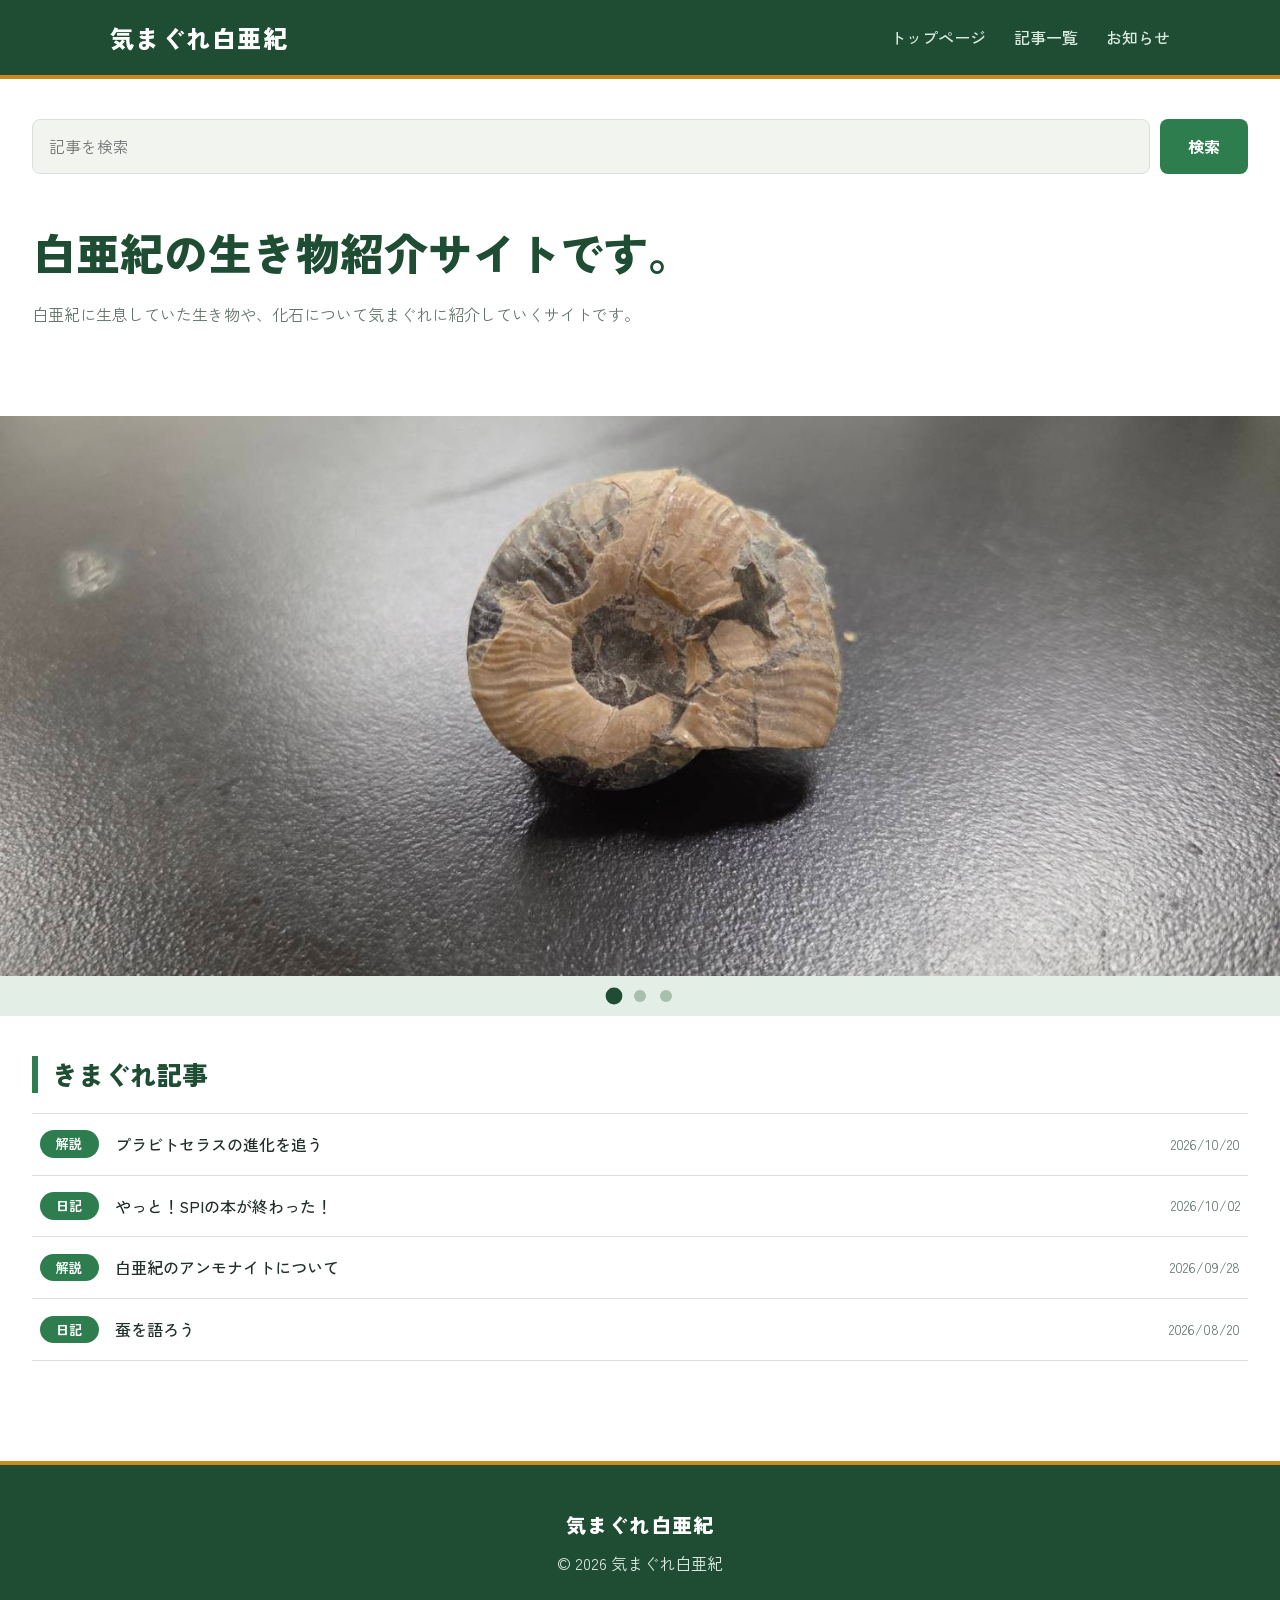
<file: index.html>
<!DOCTYPE html>
<html lang="ja">
<head>
    <meta charset="UTF-8">
    <meta name="viewport" content="width=device-width, initial-scale=1.0">
    <title>気まぐれ白亜紀</title>
    <meta name="description" content="白亜紀に生息していた生き物や化石について、気まぐれに紹介するサイトです。">
    <meta name="google-site-verification" content="Ldopm_2A64YRhq-wxG6yr-6cmKxI-bX-UetABGQNLeU" />
    <link rel="preconnect" href="https://fonts.googleapis.com">
    <link rel="preconnect" href="https://fonts.gstatic.com" crossorigin>
    <link href="https://fonts.googleapis.com/css2?family=Zen+Kaku+Gothic+New:wght@400;500;700;900&display=swap" rel="stylesheet">
    <link rel="stylesheet" href="style.css">
</head>

<body>

<header class="site-header">
    <div class="header-inner">
        <a class="site-title" href="index.html">気まぐれ白亜紀</a>
        <nav class="site-nav" aria-label="メインメニュー">
            <a href="index.html">トップページ</a>
            <a href="#articles">記事一覧</a>
            <a href="news.html">お知らせ</a>
        </nav>
    </div>
</header>

<main>
    <div class="container">

        <!-- 検索バー -->
        <form class="search" role="search">
            <input type="search" id="search" placeholder="記事を検索" aria-label="記事を検索">
            <button type="submit">検索</button>
        </form>

        <section class="intro">
            <h1>白亜紀の生き物紹介サイトです。</h1>
            <p>白亜紀に生息していた生き物や、化石について気まぐれに紹介していくサイトです。</p>
        </section>

    </div>
</main>

<!-- 自動スライド写真 -->
<section class="slider" aria-label="写真ギャラリー">
    <div class="slides">
        <figure class="slide">
            <img src="images/プゾシア.jpg" alt="プゾシア">
        </figure>
        <figure class="slide">
            <img src="images/樹木.jpg" alt="白亜紀の樹木">
        </figure>
        <figure class="slide">
            <img src="images/貝.jpg" alt="白亜紀の貝">
        </figure>
    </div>
    <div class="dots" role="tablist" aria-label="スライドの位置"></div>
</section>

<main>
    <div class="container">

        <section class="articles" id="articles">
            <h2>きまぐれ記事</h2>
            <p id="no-result" hidden>該当する記事が見つかりませんでした。</p>
            <ul class="post-list">

                <li>
                    <a href="plavito.html">
                        <span class="cat">解説</span>
                        <span class="post-title">プラビトセラスの進化を追う</span>
                        <time class="post-date" datetime="2026-10-20">2026/10/20</time>
                    </a>
                </li>

                <li>
                    <a href="spi.html">
                        <span class="cat">日記</span>
                        <span class="post-title">やっと！SPIの本が終わった！</span>
                        <time class="post-date" datetime="2026-10-02">2026/10/02</time>
                    </a>
                </li>

                <li>
                    <a href="ammonite.html">
                        <span class="cat">解説</span>
                        <span class="post-title">白亜紀のアンモナイトについて</span>
                        <time class="post-date" datetime="2026-09-28">2026/09/28</time>
                    </a>
                </li>

                <li>
                    <a href="kaiko.html">
                        <span class="cat">日記</span>
                        <span class="post-title">蚕を語ろう</span>
                        <time class="post-date" datetime="2026-08-20">2026/08/20</time>
                    </a>
                </li>

            </ul>
        </section>

    </div>
</main>

<footer class="site-footer" id="footer">
    <p class="footer-title">気まぐれ白亜紀</p>
    <p>© 2026 気まぐれ白亜紀</p>
</footer>


<!-- =========================
     写真スライダー(自動スライド + スワイプ)
========================= -->
<script>
(function () {
    var slider = document.querySelector('.slider');
    if (!slider) return;

    var track = slider.querySelector('.slides');
    var count = track.children.length;
    var dotsBox = slider.querySelector('.dots');
    var index = 0;
    var timer = null;
    var reduce = window.matchMedia(
        '(prefers-reduced-motion: reduce)'
    ).matches;

    // 写真の枚数ぶんのボタンを作成
    for (var i = 0; i < count; i++) {
        var b = document.createElement('button');
        b.type = 'button';
        b.setAttribute('role', 'tab');
        b.setAttribute('aria-label', (i + 1) + '枚目 / 全' + count + '枚');

        (function (n, button) {
            button.addEventListener('click', function () {
                go(n);
                restart();
            });
        })(i, b);

        dotsBox.appendChild(b);
    }

    function go(n) {
        index = (n + count) % count;
        track.style.transform = 'translateX(' + (-index * 100) + '%)';

        Array.prototype.forEach.call(dotsBox.children, function (d, k) {
            d.classList.toggle('active', k === index);
            d.setAttribute('aria-selected', k === index);
        });
    }

    function start() {
        stop(); // タイマーが二重にならないようにする
        if (!reduce && count > 1) {
            timer = setInterval(function () {
                go(index + 1);
            }, 5000);
        }
    }

    function stop() {
        clearInterval(timer);
    }

    function restart() {
        stop();
        start();
    }

    slider.addEventListener('mouseenter', stop);
    slider.addEventListener('mouseleave', start);

    // ---- スワイプ操作(指・マウス両対応) ----
    var startX = 0;
    var dx = 0;
    var dragging = false;

    slider.addEventListener('pointerdown', function (e) {
        // 「・・・」ボタンのクリックは邪魔しない
        if (e.target.closest('.dots')) return;
        if (e.pointerType === 'mouse' && e.button !== 0) return;

        dragging = true;
        startX = e.clientX;
        dx = 0;
        track.style.transition = 'none'; // 指に追従する間はアニメーション停止
        stop();
        slider.setPointerCapture(e.pointerId);
    });

    slider.addEventListener('pointermove', function (e) {
        if (!dragging) return;
        dx = e.clientX - startX;
        track.style.transform =
            'translateX(calc(' + (-index * 100) + '% + ' + dx + 'px))';
    });

    function endDrag(e) {
        if (!dragging) return;
        dragging = false;
        track.style.transition = ''; // CSSのアニメーションに戻す

        if (Math.abs(dx) > slider.offsetWidth * 0.2) {
            go(index + (dx < 0 ? 1 : -1)); // 画面幅の2割以上動かしたら切り替え
        } else {
            go(index); // 足りなければ元の位置に戻す
        }

        if (e.pointerType !== 'mouse') start();
    }

    slider.addEventListener('pointerup', endDrag);
    slider.addEventListener('pointercancel', endDrag);

    go(0);
    start();
})();
</script>


<!-- =========================
     検索(記事一覧の絞り込み)
========================= -->
<script>
(function () {
    var form = document.querySelector('.search');
    var input = document.getElementById('search');
    var items = document.querySelectorAll('.post-list li');
    var msg = document.getElementById('no-result');

    if (!form || !input) return;

    function filter() {
        var q = input.value.trim().toLowerCase();
        var shown = 0;

        items.forEach(function (li) {
            var hit = li.textContent.toLowerCase().indexOf(q) !== -1;
            li.hidden = !hit;
            if (hit) shown++;
        });

        msg.hidden = shown > 0;
    }

    input.addEventListener('input', filter);

    form.addEventListener('submit', function (e) {
        e.preventDefault();
        filter();
        document.getElementById('articles').scrollIntoView();
    });
})();
</script>


<!-- =========================
     ヘッダーの自動表示/非表示
     (下にスクロールで隠れる / 上にスクロールで出る)
========================= -->
<script>
(function () {
    var header = document.querySelector('.site-header');
    if (!header) return;

    var lastY = window.pageYOffset;
    var ticking = false;

    function update() {
        var y = window.pageYOffset;
        var diff = y - lastY;

        if (y <= 10) {
            // 一番上では常に表示
            header.classList.remove('is-hidden');
        } else if (diff > 6 && y > header.offsetHeight) {
            // 下にスクロール → 隠す
            header.classList.add('is-hidden');
        } else if (diff < -6) {
            // 上にスクロール → 表示
            header.classList.remove('is-hidden');
        }

        if (Math.abs(diff) > 6 || y <= 10) lastY = y;
        ticking = false;
    }

    window.addEventListener('scroll', function () {
        if (!ticking) {
            window.requestAnimationFrame(update);
            ticking = true;
        }
    }, { passive: true });

    // キーボード操作でヘッダーにフォーカスした時は表示する
    header.addEventListener('focusin', function () {
        header.classList.remove('is-hidden');
    });
})();
</script>

</body>
</html>
</file>
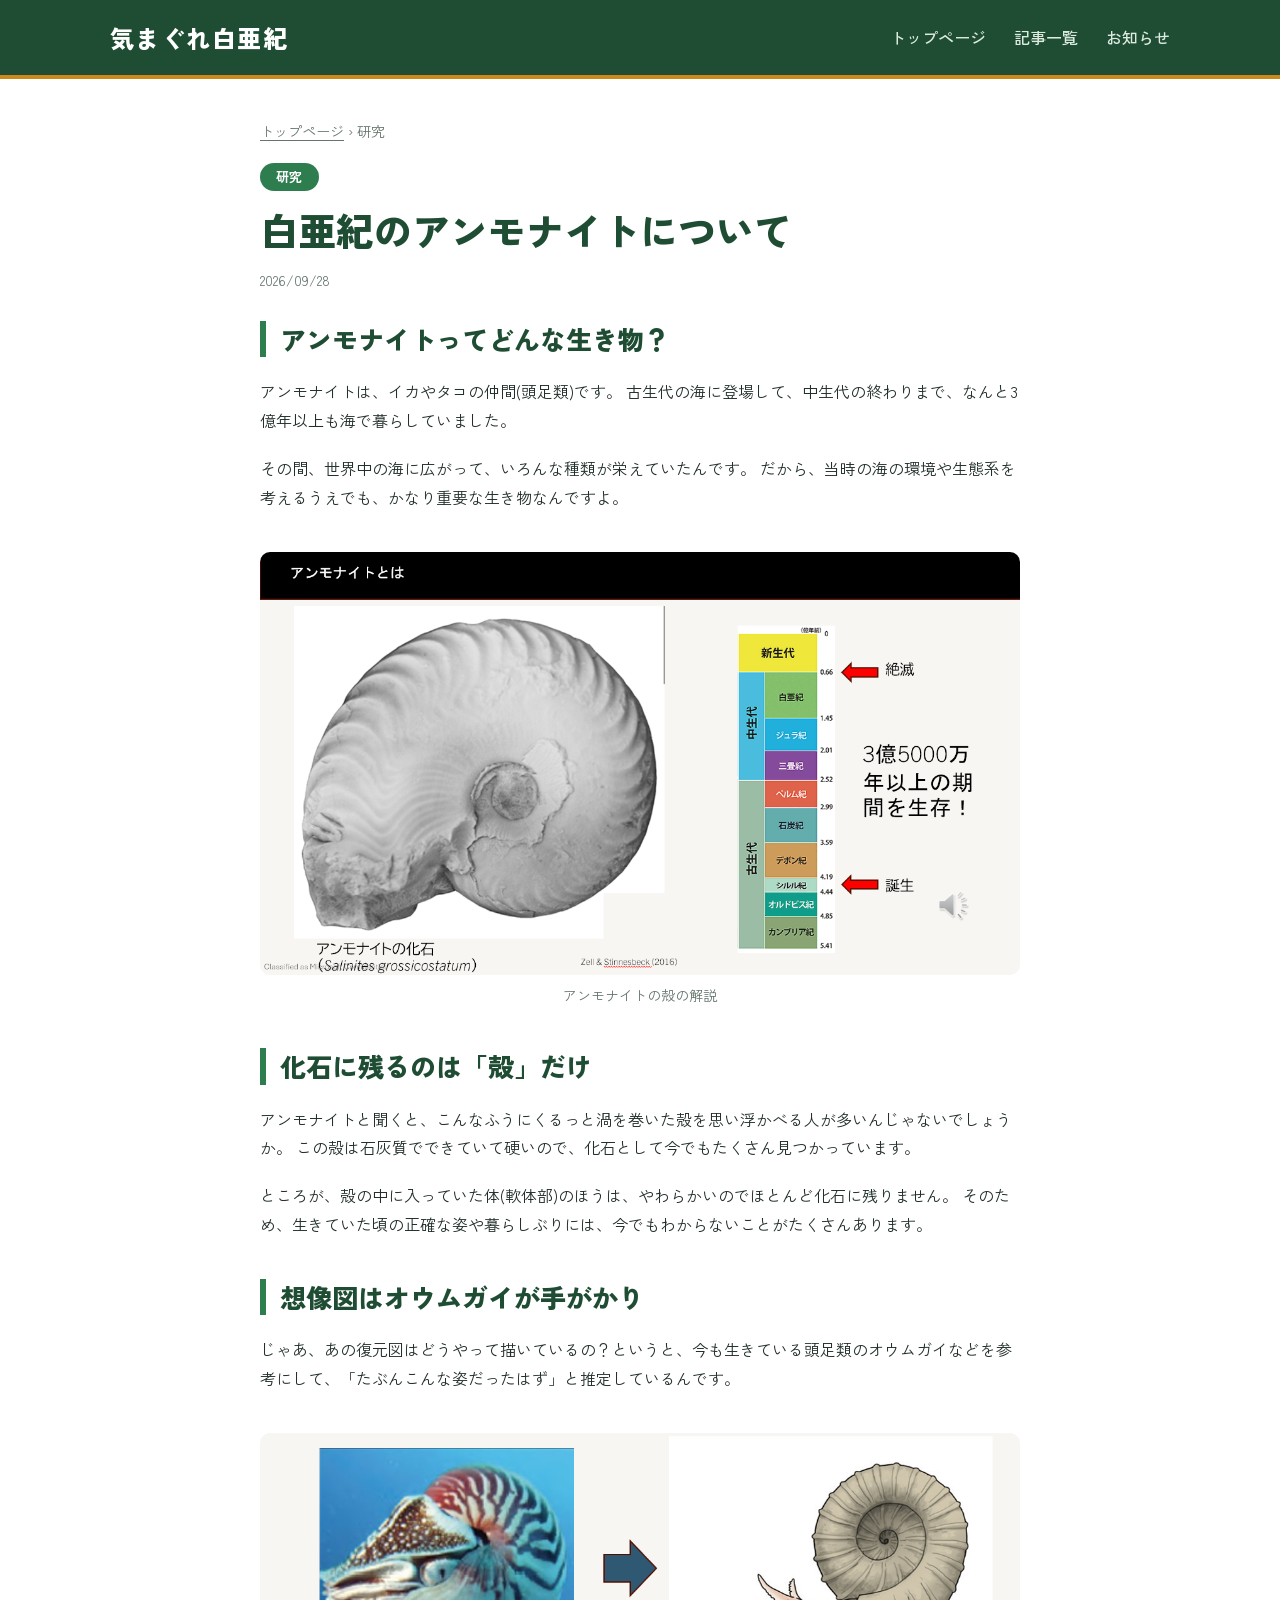
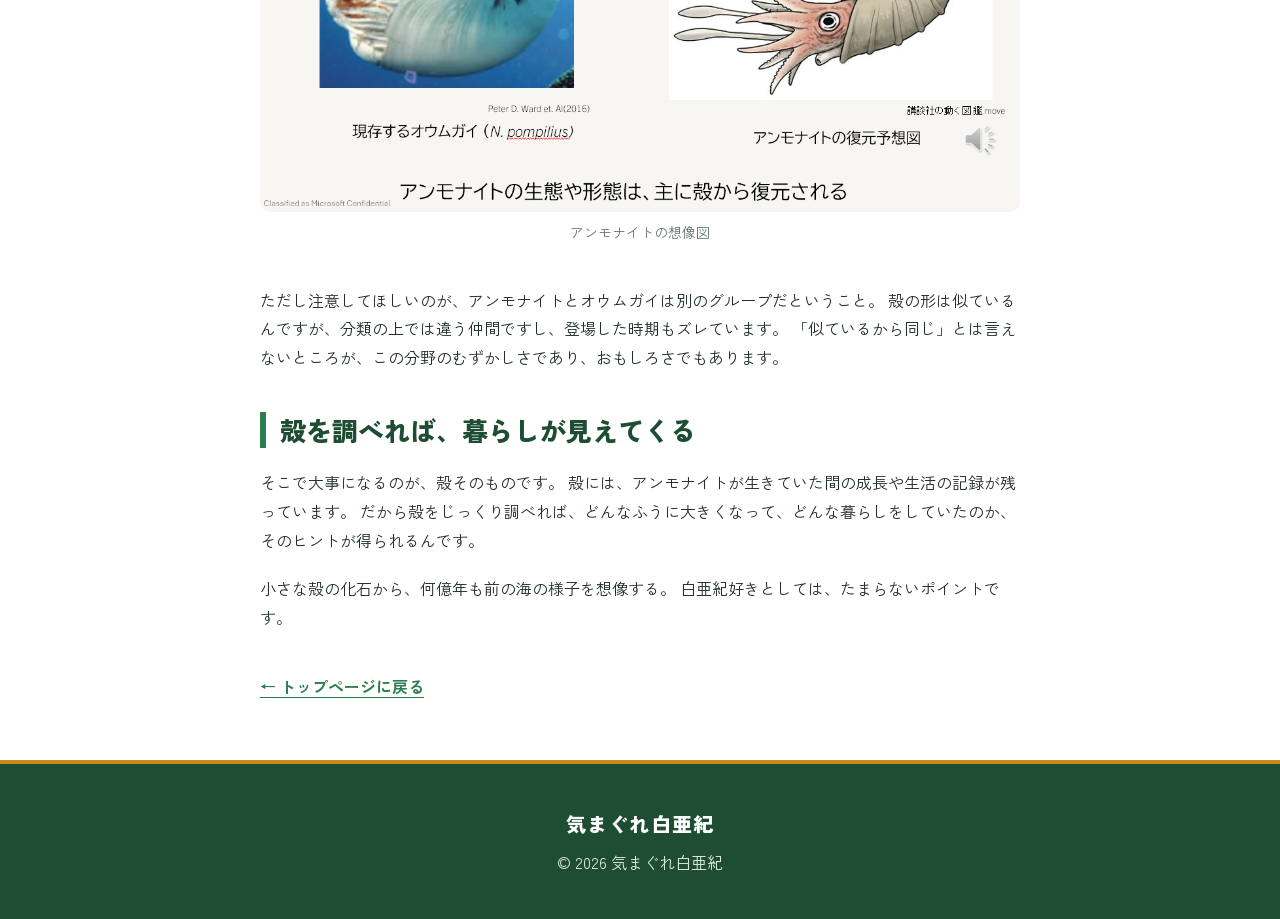
<file: ammonite.html>
<!DOCTYPE html>
<html lang="ja">
<head>
    <meta charset="UTF-8">
    <meta name="viewport" content="width=device-width, initial-scale=1.0">
    <title>白亜紀のアンモナイトについて | 気まぐれ白亜紀</title>
    <meta name="description" content="アンモナイトってどんな生き物？殻の化石からわかることと、わからないことをやさしく紹介します。">
    <link rel="preconnect" href="https://fonts.googleapis.com">
    <link rel="preconnect" href="https://fonts.gstatic.com" crossorigin>
    <link href="https://fonts.googleapis.com/css2?family=Zen+Kaku+Gothic+New:wght@400;500;700;900&display=swap" rel="stylesheet">
    <link rel="stylesheet" href="style.css">
</head>

<body>

<header class="site-header">
    <div class="header-inner">
        <a class="site-title" href="index.html">気まぐれ白亜紀</a>
        <nav class="site-nav" aria-label="メインメニュー">
            <a href="index.html">トップページ</a>
            <a href="#">記事一覧</a>
            <a href="#">お知らせ</a>
        </nav>
    </div>
</header>

<main>
    <article class="article-page">

        <p class="breadcrumb"><a href="index.html">トップページ</a> › 研究</p>

        <header class="article-head">
            <span class="cat">研究</span>
            <h1>白亜紀のアンモナイトについて</h1>
            <time class="article-date" datetime="2026-09-28">2026/09/28</time>
        </header>

        <section>
            <h2>アンモナイトってどんな生き物？</h2>
            <p>
                アンモナイトは、イカやタコの仲間(頭足類)です。
                古生代の海に登場して、中生代の終わりまで、なんと3億年以上も海で暮らしていました。
            </p>
            <p>
                その間、世界中の海に広がって、いろんな種類が栄えていたんです。
                だから、当時の海の環境や生態系を考えるうえでも、かなり重要な生き物なんですよ。
            </p>
        </section>

        <figure class="article-figure">
            <img src="images/アンモナイト解説画像.jpg" alt="アンモナイトの殻の解説画像">
            <figcaption>アンモナイトの殻の解説</figcaption>
        </figure>

        <section>
            <h2>化石に残るのは「殻」だけ</h2>
            <p>
                アンモナイトと聞くと、こんなふうにくるっと渦を巻いた殻を思い浮かべる人が多いんじゃないでしょうか。
                この殻は石灰質でできていて硬いので、化石として今でもたくさん見つかっています。
            </p>
            <p>
                ところが、殻の中に入っていた体(軟体部)のほうは、やわらかいのでほとんど化石に残りません。
                そのため、生きていた頃の正確な姿や暮らしぶりには、今でもわからないことがたくさんあります。
            </p>
        </section>

        <section>
            <h2>想像図はオウムガイが手がかり</h2>
            <p>
                じゃあ、あの復元図はどうやって描いているの？というと、今も生きている頭足類のオウムガイなどを参考にして、「たぶんこんな姿だったはず」と推定しているんです。
            </p>
        </section>

        <figure class="article-figure">
            <img src="images/アンモナイト想像図.jpg" alt="アンモナイトの想像図">
            <figcaption>アンモナイトの想像図</figcaption>
        </figure>

        <section>
            <p>
                ただし注意してほしいのが、アンモナイトとオウムガイは別のグループだということ。
                殻の形は似ているんですが、分類の上では違う仲間ですし、登場した時期もズレています。
                「似ているから同じ」とは言えないところが、この分野のむずかしさであり、おもしろさでもあります。
            </p>
        </section>

        <section>
            <h2>殻を調べれば、暮らしが見えてくる</h2>
            <p>
                そこで大事になるのが、殻そのものです。
                殻には、アンモナイトが生きていた間の成長や生活の記録が残っています。
                だから殻をじっくり調べれば、どんなふうに大きくなって、どんな暮らしをしていたのか、そのヒントが得られるんです。
            </p>
            <p>
                小さな殻の化石から、何億年も前の海の様子を想像する。
                白亜紀好きとしては、たまらないポイントです。
            </p>
        </section>

        <p class="back"><a href="index.html">← トップページに戻る</a></p>

    </article>
</main>

<footer class="site-footer">
    <p class="footer-title">気まぐれ白亜紀</p>
    <p>© 2026 気まぐれ白亜紀</p>
</footer>

</body>
</html>
</file>
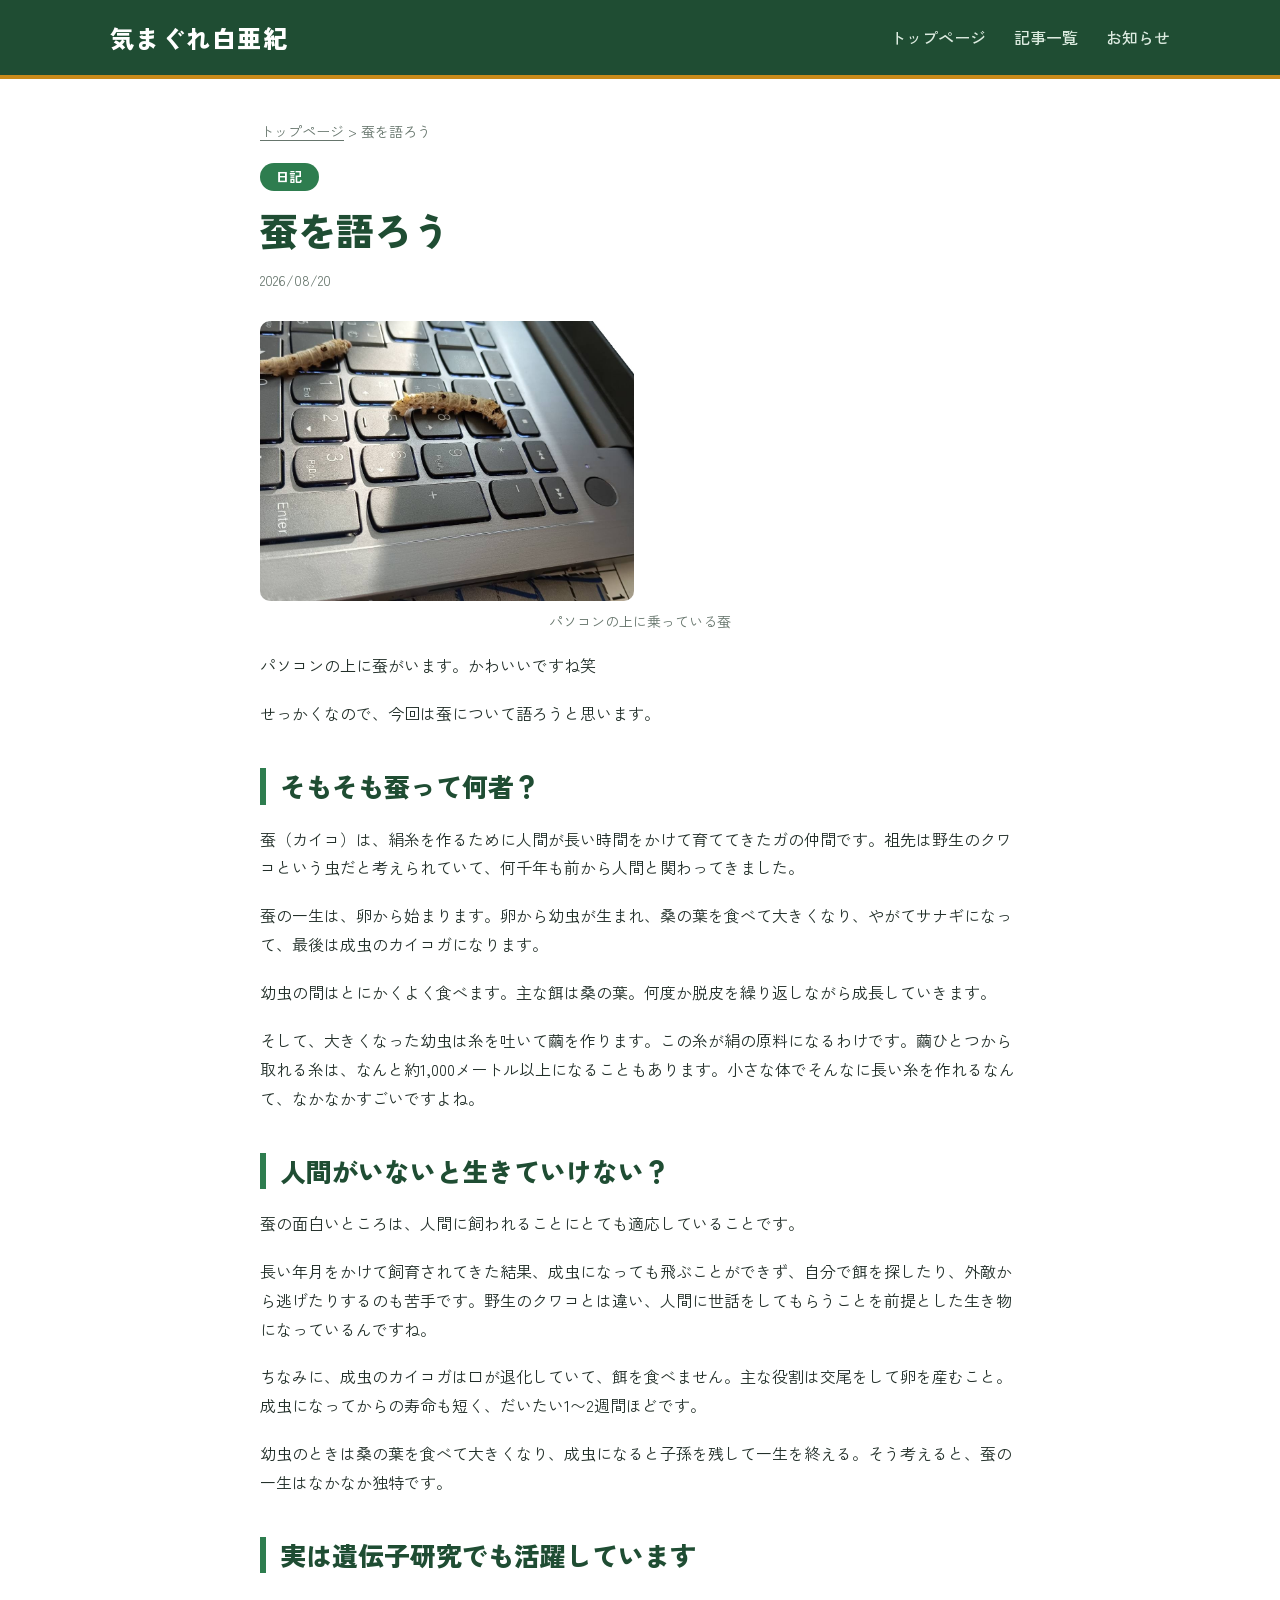
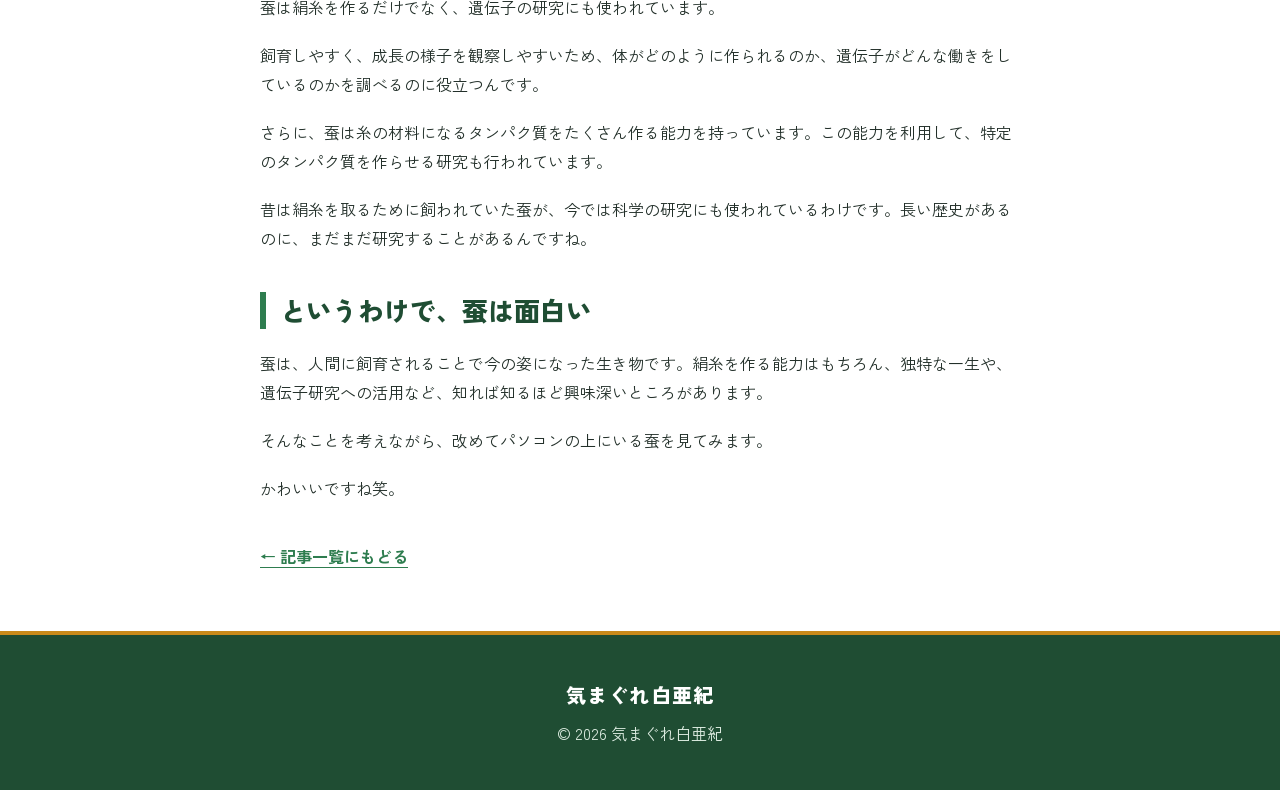
<file: kaiko.html>
<!DOCTYPE html>
<html lang="ja">
<head>
    <meta charset="UTF-8">
    <meta name="viewport" content="width=device-width, initial-scale=1.0">
    <title>蚕を語ろう | 気まぐれ白亜紀</title>
    <meta name="description" content="パソコンの上にいた蚕をきっかけに、蚕の一生や人間との関わり、遺伝子研究での活躍について語ります。">
    <link rel="preconnect" href="https://fonts.googleapis.com">
    <link rel="preconnect" href="https://fonts.gstatic.com" crossorigin>
    <link href="https://fonts.googleapis.com/css2?family=Zen+Kaku+Gothic+New:wght@400;500;700;900&display=swap" rel="stylesheet">
    <link rel="stylesheet" href="style.css">
</head>

<body>

<header class="site-header">
    <div class="header-inner">
        <a class="site-title" href="index.html">気まぐれ白亜紀</a>
        <nav class="site-nav" aria-label="メインメニュー">
            <a href="index.html">トップページ</a>
            <a href="index.html#articles">記事一覧</a>
            <a href="news.html">お知らせ</a>
        </nav>
    </div>
</header>

<main>
    <article class="article-page">

        <p class="breadcrumb">
            <a href="index.html">トップページ</a> &gt; 蚕を語ろう
        </p>

        <header class="article-head">
            <span class="cat">日記</span>
            <h1>蚕を語ろう</h1>
            <time class="article-date" datetime="2026-08-20">2026/08/20</time>
        </header>

        <div class="article-figures">
            <figure class="article-figure">
                <img src="images/幼虫.jpg" alt="パソコンの上に乗っている蚕">
            </figure>
            
        </div>
        <p class="figures-caption">パソコンの上に乗っている蚕</p>

        <section>
            <p>パソコンの上に蚕がいます。かわいいですね笑</p>
            <p>せっかくなので、今回は蚕について語ろうと思います。</p>
        </section>

        <section>
            <h2>そもそも蚕って何者？</h2>
            <p>蚕（カイコ）は、絹糸を作るために人間が長い時間をかけて育ててきたガの仲間です。祖先は野生のクワコという虫だと考えられていて、何千年も前から人間と関わってきました。</p>
            <p>蚕の一生は、卵から始まります。卵から幼虫が生まれ、桑の葉を食べて大きくなり、やがてサナギになって、最後は成虫のカイコガになります。</p>
            <p>幼虫の間はとにかくよく食べます。主な餌は桑の葉。何度か脱皮を繰り返しながら成長していきます。</p>
            <p>そして、大きくなった幼虫は糸を吐いて繭を作ります。この糸が絹の原料になるわけです。繭ひとつから取れる糸は、なんと約1,000メートル以上になることもあります。小さな体でそんなに長い糸を作れるなんて、なかなかすごいですよね。</p>
        </section>

        <section>
            <h2>人間がいないと生きていけない？</h2>
            <p>蚕の面白いところは、人間に飼われることにとても適応していることです。</p>
            <p>長い年月をかけて飼育されてきた結果、成虫になっても飛ぶことができず、自分で餌を探したり、外敵から逃げたりするのも苦手です。野生のクワコとは違い、人間に世話をしてもらうことを前提とした生き物になっているんですね。</p>
            <p>ちなみに、成虫のカイコガは口が退化していて、餌を食べません。主な役割は交尾をして卵を産むこと。成虫になってからの寿命も短く、だいたい1〜2週間ほどです。</p>
            <p>幼虫のときは桑の葉を食べて大きくなり、成虫になると子孫を残して一生を終える。そう考えると、蚕の一生はなかなか独特です。</p>
        </section>

        <section>
            <h2>実は遺伝子研究でも活躍しています</h2>
            <p>蚕は絹糸を作るだけでなく、遺伝子の研究にも使われています。</p>
            <p>飼育しやすく、成長の様子を観察しやすいため、体がどのように作られるのか、遺伝子がどんな働きをしているのかを調べるのに役立つんです。</p>
            <p>さらに、蚕は糸の材料になるタンパク質をたくさん作る能力を持っています。この能力を利用して、特定のタンパク質を作らせる研究も行われています。</p>
            <p>昔は絹糸を取るために飼われていた蚕が、今では科学の研究にも使われているわけです。長い歴史があるのに、まだまだ研究することがあるんですね。</p>
        </section>

        <section>
            <h2>というわけで、蚕は面白い</h2>
            <p>蚕は、人間に飼育されることで今の姿になった生き物です。絹糸を作る能力はもちろん、独特な一生や、遺伝子研究への活用など、知れば知るほど興味深いところがあります。</p>
            <p>そんなことを考えながら、改めてパソコンの上にいる蚕を見てみます。</p>
            <p>かわいいですね笑。</p>
        </section>

        <p class="back"><a href="index.html#articles">← 記事一覧にもどる</a></p>

    </article>
</main>

<footer class="site-footer" id="footer">
    <p class="footer-title">気まぐれ白亜紀</p>
    <p>© 2026 気まぐれ白亜紀</p>
</footer>


<!-- ヘッダーの自動表示/非表示(下スクロールで隠れる / 上スクロールで出る) -->
<script>
(function () {
    var header = document.querySelector('.site-header');
    if (!header) return;

    var lastY = window.pageYOffset;
    var ticking = false;

    function update() {
        var y = window.pageYOffset;
        var diff = y - lastY;

        if (y <= 10) {
            header.classList.remove('is-hidden');
        } else if (diff > 6 && y > header.offsetHeight) {
            header.classList.add('is-hidden');
        } else if (diff < -6) {
            header.classList.remove('is-hidden');
        }

        if (Math.abs(diff) > 6 || y <= 10) lastY = y;
        ticking = false;
    }

    window.addEventListener('scroll', function () {
        if (!ticking) {
            window.requestAnimationFrame(update);
            ticking = true;
        }
    }, { passive: true });

    header.addEventListener('focusin', function () {
        header.classList.remove('is-hidden');
    });
})();
</script>

</body>
</html>
</file>
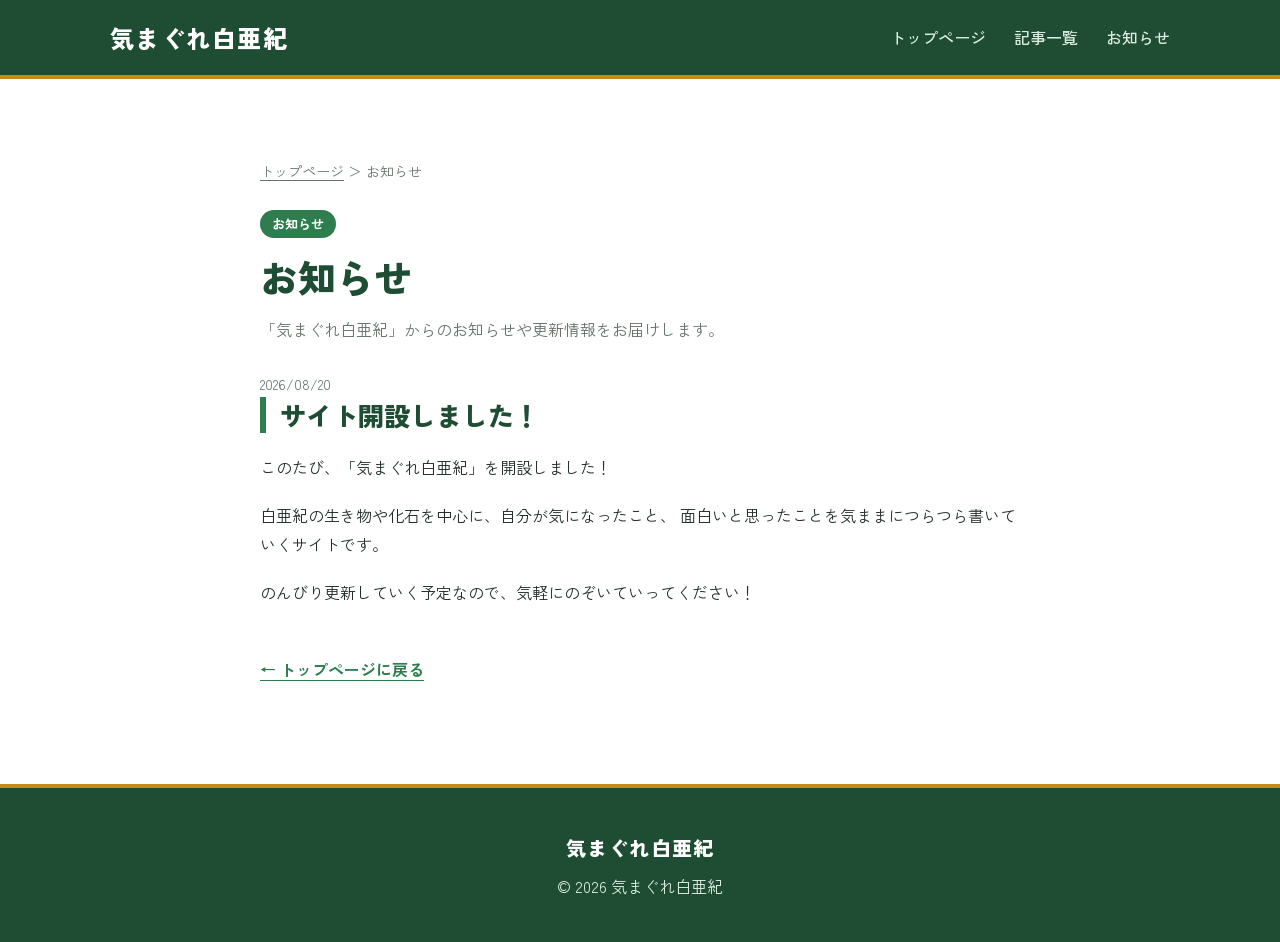
<file: news.html>
<!DOCTYPE html>
<html lang="ja">
<head>
    <meta charset="UTF-8">
    <meta name="viewport" content="width=device-width, initial-scale=1.0">

    <title>お知らせ | 気まぐれ白亜紀</title>
    <meta name="description" content="気まぐれ白亜紀からのお知らせや更新情報を掲載しています。">

    <link rel="preconnect" href="https://fonts.googleapis.com">
    <link rel="preconnect" href="https://fonts.gstatic.com" crossorigin>
    <link href="https://fonts.googleapis.com/css2?family=Zen+Kaku+Gothic+New:wght@400;500;700;900&display=swap" rel="stylesheet">

    <link rel="stylesheet" href="style.css">
</head>

<body>

<!-- ヘッダー -->
<header class="site-header">
    <div class="header-inner">
        <a class="site-title" href="index.html">気まぐれ白亜紀</a>

        <nav class="site-nav" aria-label="メインメニュー">
            <a href="index.html">トップページ</a>
            <a href="index.html#articles">記事一覧</a>
            <a href="news.html" aria-current="page">お知らせ</a>
        </nav>
    </div>
</header>

<!-- お知らせ本文 -->
<main>
    <div class="container">
        <article class="article-page">

            <!-- パンくずリスト -->
            <nav class="breadcrumb" aria-label="パンくずリスト">
                <a href="index.html">トップページ</a>
                <span aria-hidden="true"> ＞ </span>
                <span>お知らせ</span>
            </nav>

            <header class="article-head">
                <span class="cat">お知らせ</span>
                <h1>お知らせ</h1>
                <p class="lead">
                    「気まぐれ白亜紀」からのお知らせや更新情報をお届けします。
                </p>
            </header>

            <!-- お知らせ一覧 -->
            <section aria-label="お知らせ一覧">

                <article>
                    <time class="article-date" datetime="2026-08-20">
                        2026/08/20
                    </time>

                    <h2>サイト開設しました！</h2>

                    <p>
                        このたび、「気まぐれ白亜紀」を開設しました！
                    </p>

                    <p>
                        白亜紀の生き物や化石を中心に、自分が気になったこと、
                        面白いと思ったことを気ままにつらつら書いていくサイトです。
                    </p>

                    <p>
                        のんびり更新していく予定なので、気軽にのぞいていってください！
                    </p>
                </article>

            </section>

            <!-- 戻るリンク -->
            <div class="back">
                <a href="index.html">← トップページに戻る</a>
            </div>

        </article>
    </div>
</main>

<!-- フッター -->
<footer class="site-footer">
    <p class="footer-title">気まぐれ白亜紀</p>
    <p>© 2026 気まぐれ白亜紀</p>
</footer>

</body>
</html>
</file>
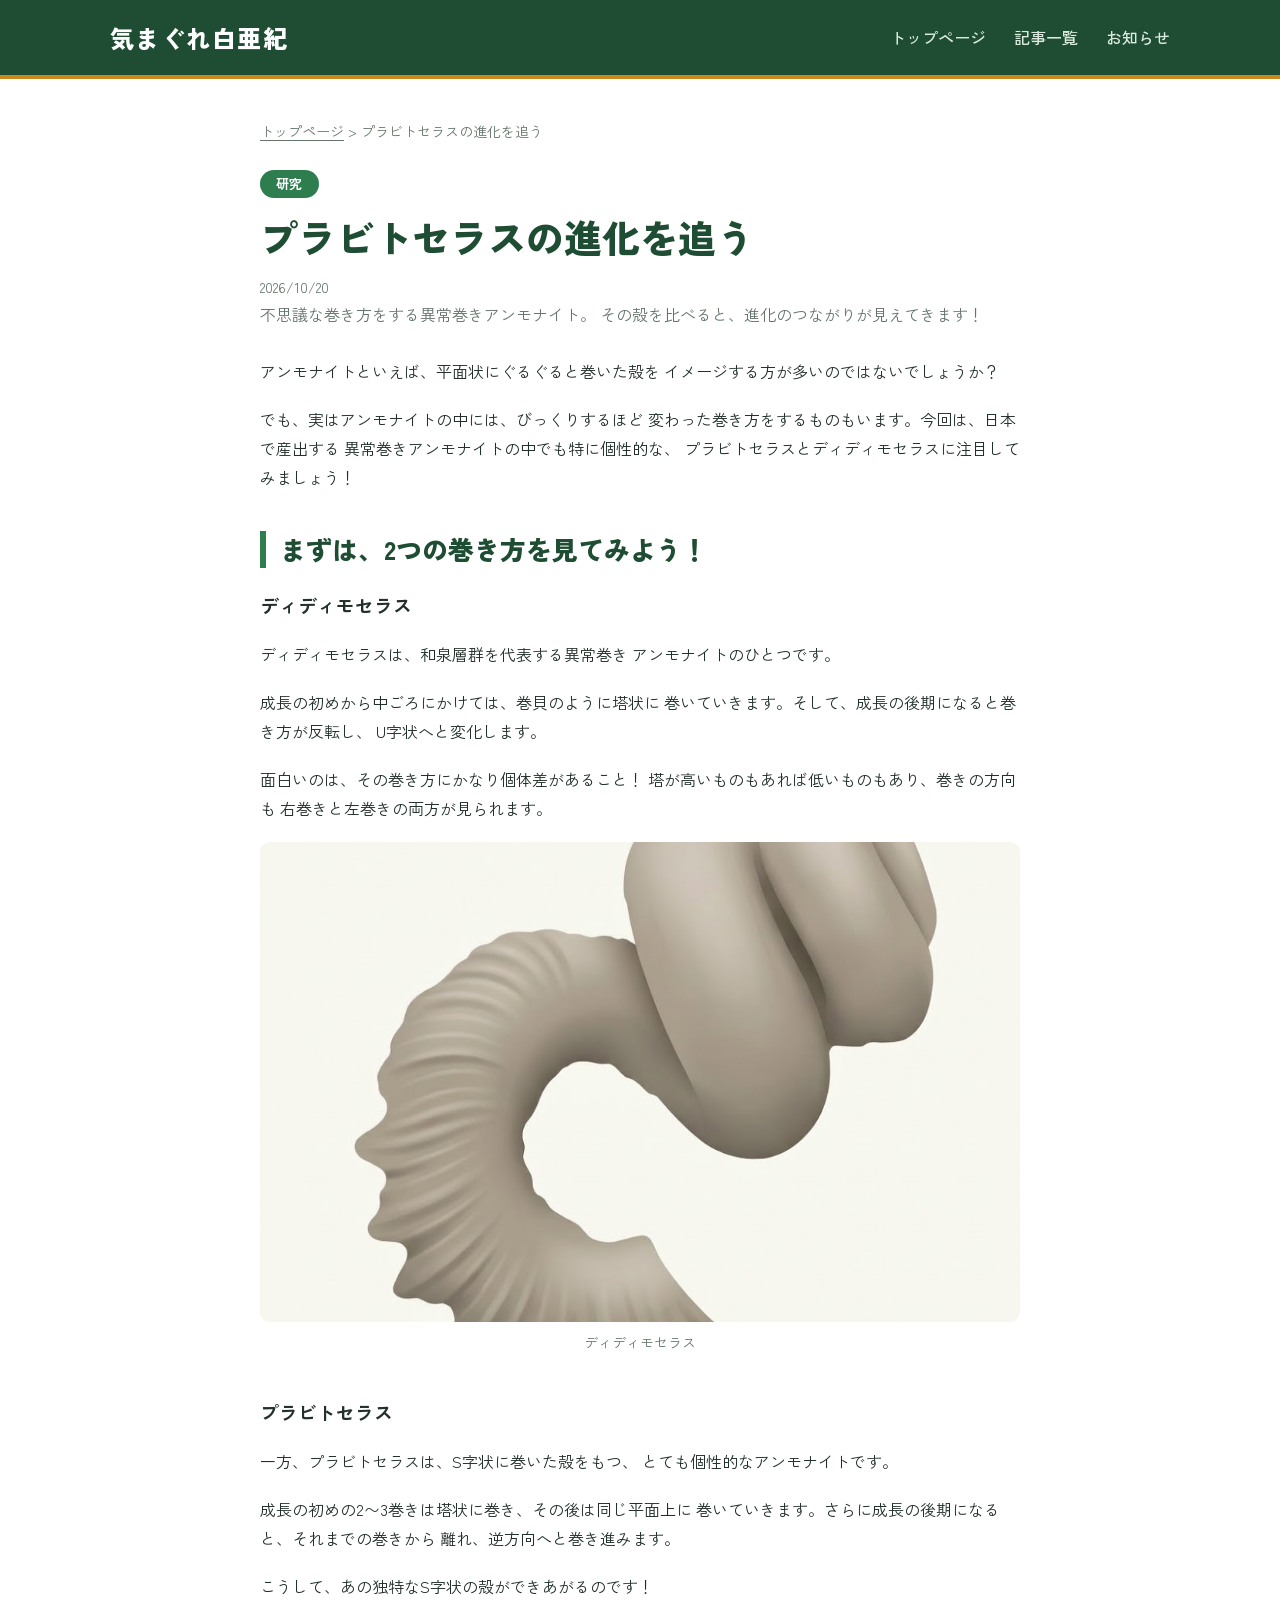
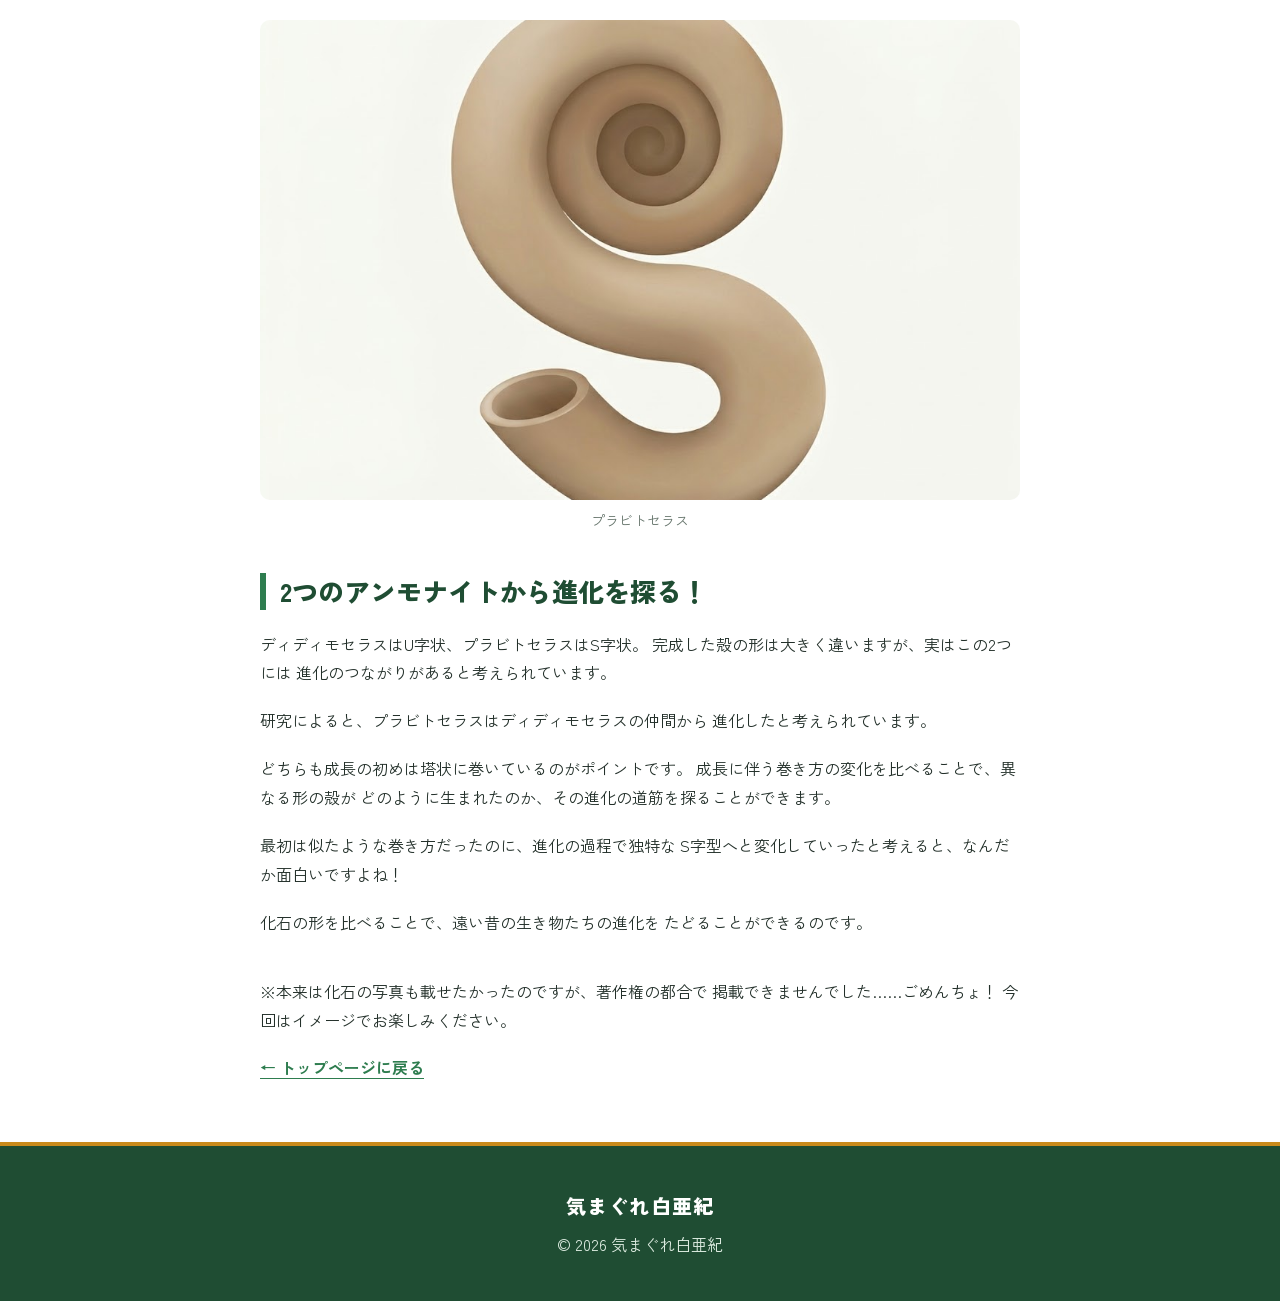
<file: plavito.html>
<!DOCTYPE html>
<html lang="ja">
<head>
    <meta charset="UTF-8">
    <meta name="viewport" content="width=device-width, initial-scale=1.0">

    <title>プラビトセラスの小話 | 気まぐれ白亜紀</title>
    <meta name="description" content="異常巻きアンモナイト、プラビトセラスとディディモセラスを比較し、その進化のつながりを紹介します。">

    <link rel="preconnect" href="https://fonts.googleapis.com">
    <link rel="preconnect" href="https://fonts.gstatic.com" crossorigin>
    <link href="https://fonts.googleapis.com/css2?family=Zen+Kaku+Gothic+New:wght@400;500;700;900&display=swap" rel="stylesheet">

    <link rel="stylesheet" href="style.css">
</head>

<body>

<header class="site-header">
    <div class="header-inner">
        <a class="site-title" href="index.html">気まぐれ白亜紀</a>

        <nav class="site-nav" aria-label="メインメニュー">
            <a href="index.html">トップページ</a>
            <a href="index.html#articles">記事一覧</a>
            <a href="index.html">お知らせ</a>
        </nav>
    </div>
</header>

<main>
    <article class="article-page">

        <nav class="breadcrumb" aria-label="パンくずリスト">
            <a href="index.html">トップページ</a>
            &gt;
            <span>プラビトセラスの進化を追う</span>
        </nav>

        <header class="article-head">
            <span class="cat">研究</span>
            <h1>プラビトセラスの進化を追う</h1>
            <time class="article-date" datetime="2026-10-20">2026/10/20</time>
            <p class="lead">
                不思議な巻き方をする異常巻きアンモナイト。
                その殻を比べると、進化のつながりが見えてきます！
            </p>
        </header>

        <section>
            <p>
                アンモナイトといえば、平面状にぐるぐると巻いた殻を
                イメージする方が多いのではないでしょうか？
            </p>

            <p>
                でも、実はアンモナイトの中には、びっくりするほど
                変わった巻き方をするものもいます。今回は、日本で産出する
                異常巻きアンモナイトの中でも特に個性的な、
                プラビトセラスとディディモセラスに注目してみましょう！
            </p>
        </section>

        <section>
            <h2>まずは、2つの巻き方を見てみよう！</h2>

            <h3>ディディモセラス</h3>

            <p>
                ディディモセラスは、和泉層群を代表する異常巻き
                アンモナイトのひとつです。
            </p>

            <p>
                成長の初めから中ごろにかけては、巻貝のように塔状に
                巻いていきます。そして、成長の後期になると巻き方が反転し、
                U字状へと変化します。
            </p>

            <p>
                面白いのは、その巻き方にかなり個体差があること！
                塔が高いものもあれば低いものもあり、巻きの方向も
                右巻きと左巻きの両方が見られます。
            </p>

            <figure class="article-figure">
                <img
                    src="images/ディディモセラス.jpg"
                    alt="ディディモセラスの殻"
                    loading="lazy"
                >
                <figcaption>ディディモセラス</figcaption>
            </figure>

            <h3>プラビトセラス</h3>

            <p>
                一方、プラビトセラスは、S字状に巻いた殻をもつ、
                とても個性的なアンモナイトです。
            </p>

            <p>
                成長の初めの2〜3巻きは塔状に巻き、その後は同じ平面上に
                巻いていきます。さらに成長の後期になると、それまでの巻きから
                離れ、逆方向へと巻き進みます。
            </p>

            <p>
                こうして、あの独特なS字状の殻ができあがるのです！
            </p>

            <figure class="article-figure">
                <img
                    src="images/プラビトセラス.jpg"
                    alt="S字状の殻をもつプラビトセラス"
                    loading="lazy"
                >
                <figcaption>プラビトセラス</figcaption>
            </figure>
        </section>

        <section>
            <h2>2つのアンモナイトから進化を探る！</h2>

            <p>
                ディディモセラスはU字状、プラビトセラスはS字状。
                完成した殻の形は大きく違いますが、実はこの2つには
                進化のつながりがあると考えられています。
            </p>

            <p>
                研究によると、プラビトセラスはディディモセラスの仲間から
                進化したと考えられています。
            </p>

            <p>
                どちらも成長の初めは塔状に巻いているのがポイントです。
                成長に伴う巻き方の変化を比べることで、異なる形の殻が
                どのように生まれたのか、その進化の道筋を探ることができます。
            </p>

            <p>
                最初は似たような巻き方だったのに、進化の過程で独特な
                S字型へと変化していったと考えると、なんだか面白いですよね！
            </p>

            <p>
                化石の形を比べることで、遠い昔の生き物たちの進化を
                たどることができるのです。
            </p>
        </section>

        <p>
            ※本来は化石の写真も載せたかったのですが、著作権の都合で
            掲載できませんでした……ごめんちょ！ 今回はイメージでお楽しみください。
        </p>

        <p class="back">
            <a href="index.html">← トップページに戻る</a>
        </p>

    </article>
</main>

<footer class="site-footer">
    <p class="footer-title">気まぐれ白亜紀</p>
    <p>© 2026 気まぐれ白亜紀</p>
</footer>

</body>
</html>
</file>
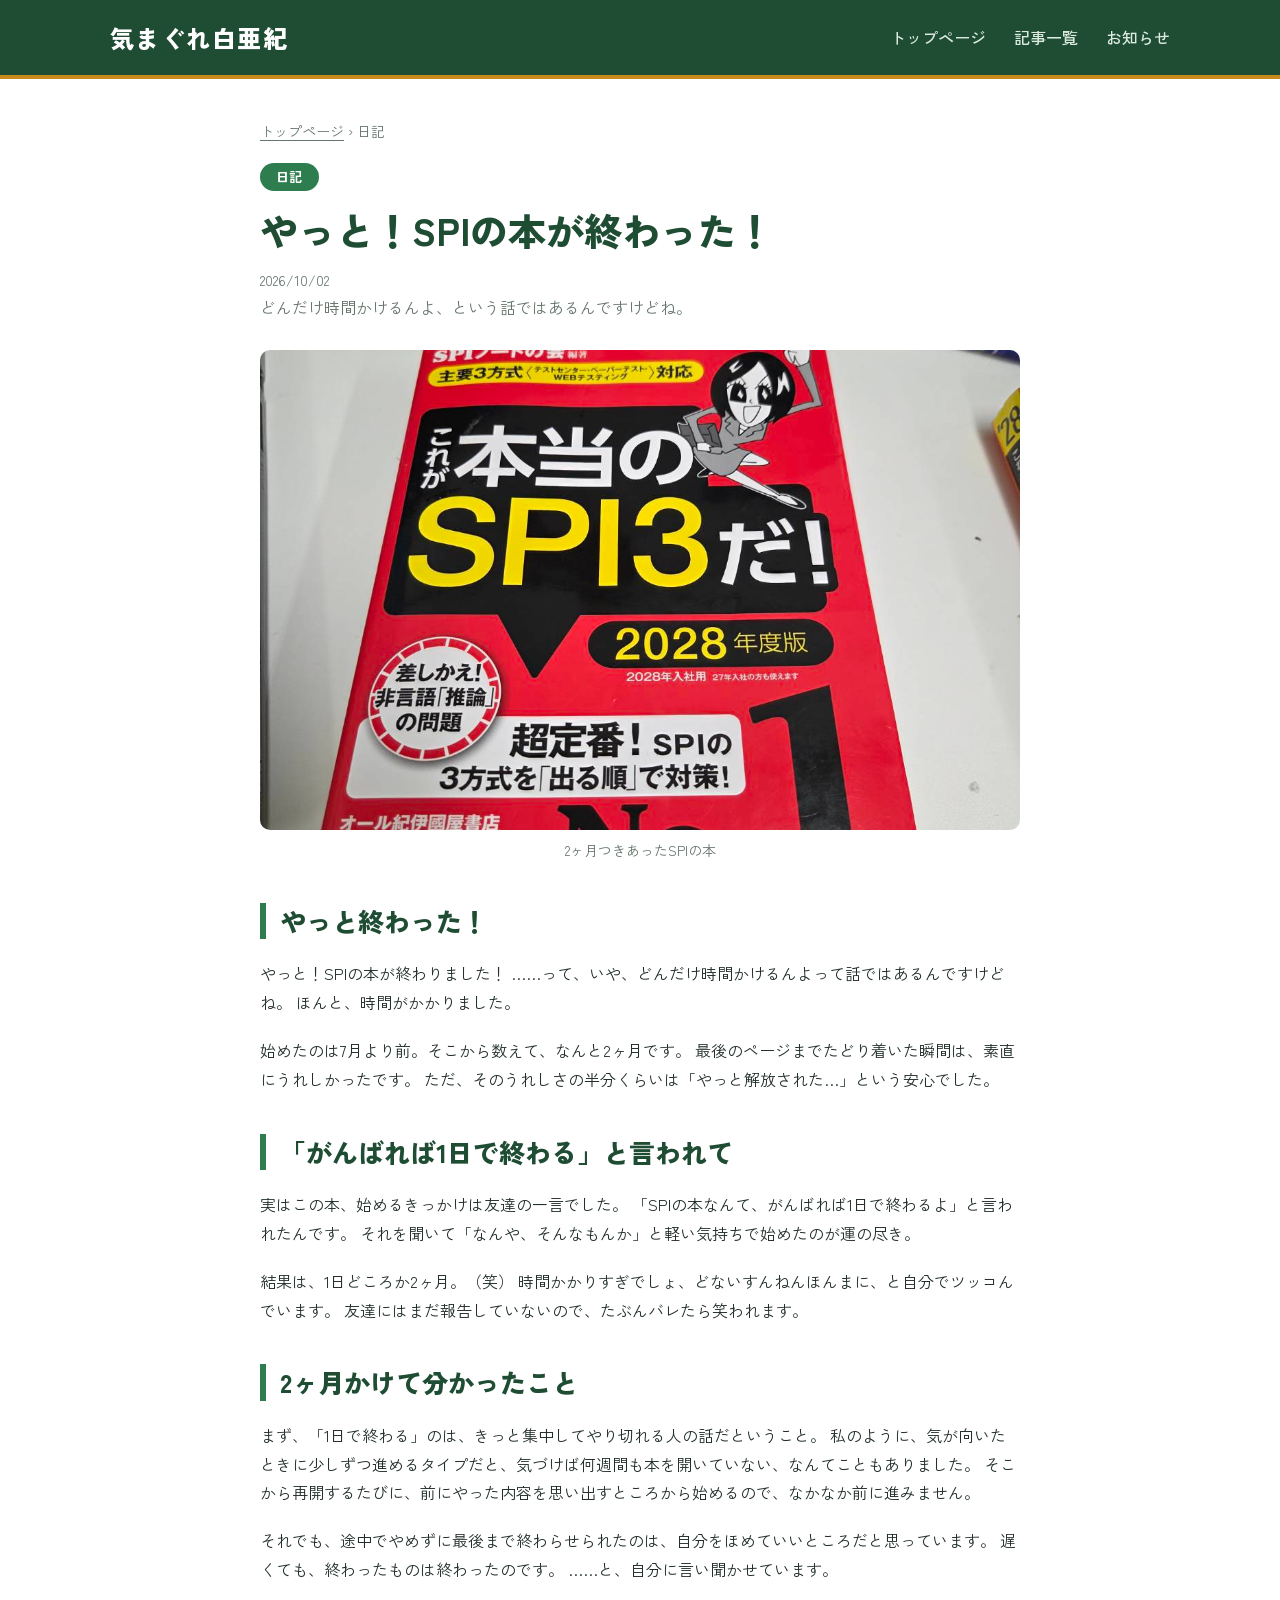
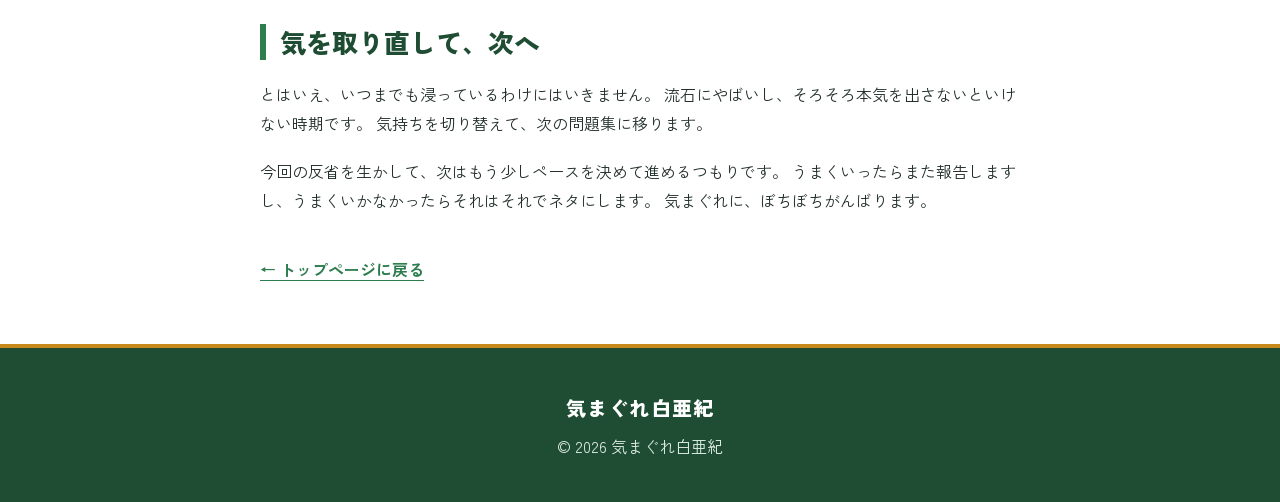
<file: spi.html>
<!DOCTYPE html>
<html lang="ja">
<head>
    <meta charset="UTF-8">
    <meta name="viewport" content="width=device-width, initial-scale=1.0">
    <title>やっと！SPIの本が終わった | 気まぐれ白亜紀</title>
    <meta name="description" content="2ヶ月かかってようやくSPIの本を終えた日記。友達には「1日で終わる」と言われたけれど…。">
    <link rel="preconnect" href="https://fonts.googleapis.com">
    <link rel="preconnect" href="https://fonts.gstatic.com" crossorigin>
    <link href="https://fonts.googleapis.com/css2?family=Zen+Kaku+Gothic+New:wght@400;500;700;900&display=swap" rel="stylesheet">
    <link rel="stylesheet" href="style.css">
</head>

<body>

<header class="site-header">
    <div class="header-inner">
        <a class="site-title" href="index.html">気まぐれ白亜紀</a>
        <nav class="site-nav" aria-label="メインメニュー">
            <a href="index.html">トップページ</a>
            <a href="#">記事一覧</a>
            <a href="#">お知らせ</a>
        </nav>
    </div>
</header>

<main>
    <article class="article-page">

        <p class="breadcrumb"><a href="index.html">トップページ</a> › 日記</p>

        <header class="article-head">
            <span class="cat">日記</span>
            <h1>やっと！SPIの本が終わった！</h1>
            <time class="article-date" datetime="2026-10-02">2026/10/02</time>
            <p class="lead">どんだけ時間かけるんよ、という話ではあるんですけどね。</p>
        </header>

        <figure class="article-figure">
            <img src="images/SPIの本.jpg" alt="2ヶ月かけてようやく終わらせたSPIの本">
            <figcaption>2ヶ月つきあったSPIの本</figcaption>
        </figure>

        <section>
            <h2>やっと終わった！</h2>
            <p>
                やっと！SPIの本が終わりました！
                ……って、いや、どんだけ時間かけるんよって話ではあるんですけどね。
                ほんと、時間がかかりました。
            </p>
            <p>
                始めたのは7月より前。そこから数えて、なんと2ヶ月です。
                最後のページまでたどり着いた瞬間は、素直にうれしかったです。
                ただ、そのうれしさの半分くらいは「やっと解放された…」という安心でした。
            </p>
        </section>

        <section>
            <h2>「がんばれば1日で終わる」と言われて</h2>
            <p>
                実はこの本、始めるきっかけは友達の一言でした。
                「SPIの本なんて、がんばれば1日で終わるよ」と言われたんです。
                それを聞いて「なんや、そんなもんか」と軽い気持ちで始めたのが運の尽き。
            </p>
            <p>
                結果は、1日どころか2ヶ月。（笑）
                時間かかりすぎでしょ、どないすんねんほんまに、と自分でツッコんでいます。
                友達にはまだ報告していないので、たぶんバレたら笑われます。
            </p>
        </section>

        <section>
            <h2>2ヶ月かけて分かったこと</h2>
            <p>
                まず、「1日で終わる」のは、きっと集中してやり切れる人の話だということ。
                私のように、気が向いたときに少しずつ進めるタイプだと、気づけば何週間も本を開いていない、なんてこともありました。
                そこから再開するたびに、前にやった内容を思い出すところから始めるので、なかなか前に進みません。
            </p>
            <p>
                それでも、途中でやめずに最後まで終わらせられたのは、自分をほめていいところだと思っています。
                遅くても、終わったものは終わったのです。
                ……と、自分に言い聞かせています。
            </p>
        </section>

        <section>
            <h2>気を取り直して、次へ</h2>
            <p>
                とはいえ、いつまでも浸っているわけにはいきません。
                流石にやばいし、そろそろ本気を出さないといけない時期です。
                気持ちを切り替えて、次の問題集に移ります。
            </p>
            <p>
                今回の反省を生かして、次はもう少しペースを決めて進めるつもりです。
                うまくいったらまた報告しますし、うまくいかなかったらそれはそれでネタにします。
                気まぐれに、ぼちぼちがんばります。
            </p>
        </section>

        <p class="back"><a href="index.html">← トップページに戻る</a></p>

    </article>
</main>

<footer class="site-footer">
    <p class="footer-title">気まぐれ白亜紀</p>
    <p>© 2026 気まぐれ白亜紀</p>
</footer>

</body>
</html>
</file>
<file: style.css>
/* =========================
   基本設定
========================= */
:root {
    --green-dark: #1f4d33;
    --green: #2e7d4f;
    --green-soft: #e3efe6;
    --amber: #c98a1b;
    --bg: #f1f4ef;
    --ink: #23302a;
    --muted: #66756c;
    --line: #d8e0d8;
}

* { box-sizing: border-box; }

html { scroll-behavior: smooth; }

body {
    margin: 0;
    font-family: "Zen Kaku Gothic New", "Hiragino Kaku Gothic ProN", Meiryo, sans-serif;
    background: #fff;
    color: var(--ink);
    line-height: 1.8;
}

a { color: inherit; }

a:focus-visible,
button:focus-visible,
input:focus-visible {
    outline: 3px solid var(--amber);
    outline-offset: 2px;
}

h1, h2 { line-height: 1.4; margin: 0; }


/* =========================
   ヘッダー(緑)
========================= */
.site-header {
    position: sticky;
    top: 0;
    z-index: 10;
    background: var(--green-dark);
    border-bottom: 4px solid var(--amber);
    transition: transform .3s ease; /* 追加:隠れる/出るアニメーション */
}

/* 追加:下スクロールで隠れた状態 */
.site-header.is-hidden {
    transform: translateY(-100%);
}

.header-inner {
    max-width: 1100px;
    margin: 0 auto;
    padding: 16px 20px;
    display: flex;
    justify-content: space-between;
    align-items: center;
    gap: 16px;
}

.site-title {
    color: #fff;
    font-size: 24px;
    font-weight: 900;
    letter-spacing: 0.06em;
    text-decoration: none;
}

.site-nav a {
    margin-left: 24px;
    color: #dcebe0;
    font-weight: 500;
    text-decoration: none;
    padding: 4px 0;
    border-bottom: 2px solid transparent;
    transition: border-color .2s, color .2s;
}

.site-nav a:hover {
    color: #fff;
    border-bottom-color: var(--amber);
}


/* =========================
   メイン
========================= */
.container {
    max-width: 1280px;
    margin: 0 auto;
    padding: 40px 0;
}

main { padding: 0 32px; }


/* =========================
   検索
========================= */
.search {
    display: flex;
    gap: 10px;
    margin-bottom: 48px;
}

.search input {
    flex: 1;
    min-width: 0;
    padding: 12px 16px;
    font: inherit;
    border: 1px solid var(--line);
    border-radius: 8px;
    background: var(--bg);
}

.search button {
    padding: 12px 28px;
    font: inherit;
    font-weight: 700;
    color: #fff;
    background: var(--green);
    border: none;
    border-radius: 8px;
    cursor: pointer;
    transition: background .2s;
}

.search button:hover { background: var(--green-dark); }


/* =========================
   イントロ
========================= */
.intro { margin-bottom: 48px; }

.intro h1 {
    font-size: clamp(28px, 4.5vw, 44px);
    font-weight: 900;
    color: var(--green-dark);
    margin-bottom: 16px;
}

.intro p {
    margin: 0 0 16px;
    max-width: 38em;
    color: var(--muted);
}

.more {
    color: var(--green);
    font-weight: 700;
    text-underline-offset: 4px;
}


/* =========================
   自動スライド写真(画面いっぱい)
========================= */
.slider {
    width: 100%;
    overflow: hidden;
    background: var(--green-soft);
    touch-action: pan-y; /* 追加:縦スクロールは通常どおり、横だけスワイプ用に使う */
}

.slides {
    display: flex;
    transition: transform .8s ease;
}

.slide {
    flex: 0 0 100%;
    margin: 0;
}

.slide img {
    display: block;
    width: 100%;
    height: clamp(220px, 46vw, 560px);
    object-fit: cover;
    -webkit-user-drag: none; /* 追加:画像がドラッグされないように */
    user-select: none;
}

/* 写真の下の「・・・」(今の写真だけ濃く大きい) */
.dots {
    display: flex;
    justify-content: center;
    gap: 14px;
    padding: 14px 0;
}

.dots button {
    width: 12px;
    height: 12px;
    padding: 0;
    border: none;
    border-radius: 50%;
    background: #a9bfae;
    cursor: pointer;
    transition: background .3s, transform .3s;
}

.dots button.active {
    background: var(--green-dark);
    transform: scale(1.4);
}

@media (prefers-reduced-motion: reduce) {
    .slides { transition: none; }
    .site-header { transition: none; }
}


/* =========================
   新着記事
========================= */
h2 {
    font-size: 26px;
    font-weight: 900;
    color: var(--green-dark);
    margin-bottom: 20px;
    padding-left: 14px;
    border-left: 6px solid var(--green);
}

.articles { scroll-margin-top: 20px; } /* 追加:検索後のスクロール位置 */

#no-result {
    margin: 0 0 16px;
    color: var(--muted);
}

.post-list,
.pill-list {
    list-style: none;
    margin: 0;
    padding: 0;
}

.post-list li { border-bottom: 1px solid var(--line); }
.post-list li:first-child { border-top: 1px solid var(--line); }

.post-list li[hidden] { display: none; } /* 追加:検索で隠れた記事を確実に消す */

/* 追加:先頭の記事が隠れても上の線が残るように */
.post-list li:not([hidden]) ~ li:not([hidden]) { border-top: none; }

.post-list a {
    display: flex;
    align-items: center;
    gap: 16px;
    padding: 16px 8px;
    text-decoration: none;
    transition: background .2s, padding-left .2s;
}

.post-list a:hover {
    background: var(--green-soft);
    padding-left: 16px;
}

.cat {
    flex-shrink: 0;
    min-width: 4.5em;
    padding: 2px 12px;
    font-size: 13px;
    font-weight: 700;
    text-align: center;
    color: #fff;
    background: var(--green);
    border-radius: 999px;
}

.post-title { font-weight: 500; }


/* =========================
   カテゴリ・タグ
========================= */
.side-by-side {
    display: grid;
    grid-template-columns: 1fr 1fr;
    gap: 48px;
    margin-top: 56px;
}

.pill-list {
    display: flex;
    flex-wrap: wrap;
    gap: 10px;
}

.pill-list a {
    display: inline-block;
    padding: 4px 16px;
    text-decoration: none;
    color: var(--green-dark);
    background: var(--green-soft);
    border: 1px solid var(--line);
    border-radius: 999px;
    transition: background .2s, color .2s;
}

.pill-list a:hover {
    background: var(--green);
    color: #fff;
}


/* =========================
   フッター(緑)
========================= */
.site-footer {
    margin-top: 60px;
    padding: 36px 20px;
    text-align: center;
    color: #dcebe0;
    background: var(--green-dark);
    border-top: 4px solid var(--amber);
}

.site-footer p { margin: 6px 0; }

.footer-title {
    color: #fff;
    font-size: 20px;
    font-weight: 900;
    letter-spacing: 0.06em;
}


/* =========================
   スマホ
========================= */
@media (max-width: 700px) {
    .header-inner { flex-direction: column; align-items: flex-start; }
    .site-nav { display: flex; flex-wrap: wrap; gap: 4px 16px; }
    .site-nav a { margin-left: 0; }

    main { padding: 0 16px; }
    .container { padding: 24px 0; }

    .side-by-side { grid-template-columns: 1fr; gap: 40px; }
    .post-list a { flex-wrap: wrap; gap: 6px 12px; }
}


/* =========================
   記事ページ
========================= */
.article-page {
    max-width: 760px;
    margin: 0 auto;
    padding: 40px 0 0;
}

.breadcrumb {
    margin: 0 0 24px;
    font-size: 14px;
    color: var(--muted);
}

.breadcrumb a { text-underline-offset: 3px; }

.article-head { margin-bottom: 28px; }

.article-head h1 {
    margin: 12px 0;
    font-size: clamp(26px, 4.5vw, 38px);
    font-weight: 900;
    color: var(--green-dark);
}

.article-head .cat { display: inline-block; }

.lead { margin: 0; color: var(--muted); }

.article-figure { margin: 0 0 40px; }

.article-figure img {
    display: block;
    width: 100%;
    height: auto;
    max-height: 480px;
    object-fit: cover;
    border-radius: 10px;
}

.article-figure figcaption {
    margin-top: 8px;
    font-size: 14px;
    text-align: center;
    color: var(--muted);
}

/* 写真を2枚並べる(スマホでは縦に1枚ずつ) */
.article-figures {
    display: grid;
    grid-template-columns: 1fr 1fr;
    gap: 12px;
    margin-bottom: 8px;
}

.article-figures .article-figure { margin: 0; }

.article-figures .article-figure img {
    aspect-ratio: 4 / 3;
    max-height: none;
}

.figures-caption {
    margin: 0 0 40px;
    font-size: 14px;
    text-align: center;
    color: var(--muted);
}

@media (max-width: 700px) {
    .article-figures { grid-template-columns: 1fr; }
}

.article-page section { margin-bottom: 40px; }

.article-page p { margin: 0 0 1.2em; }

.back { margin-top: 48px; }

.back a {
    color: var(--green);
    font-weight: 700;
    text-underline-offset: 4px;
}


/* =========================
   日付
========================= */
.post-date {
    flex-shrink: 0;
    margin-left: auto;
    font-size: 14px;
    color: var(--muted);
    font-variant-numeric: tabular-nums;
}

.article-date {
    display: block;
    font-size: 14px;
    color: var(--muted);
}

@media (max-width: 700px) {
    .post-date { margin-left: 0; }
}
</file>
